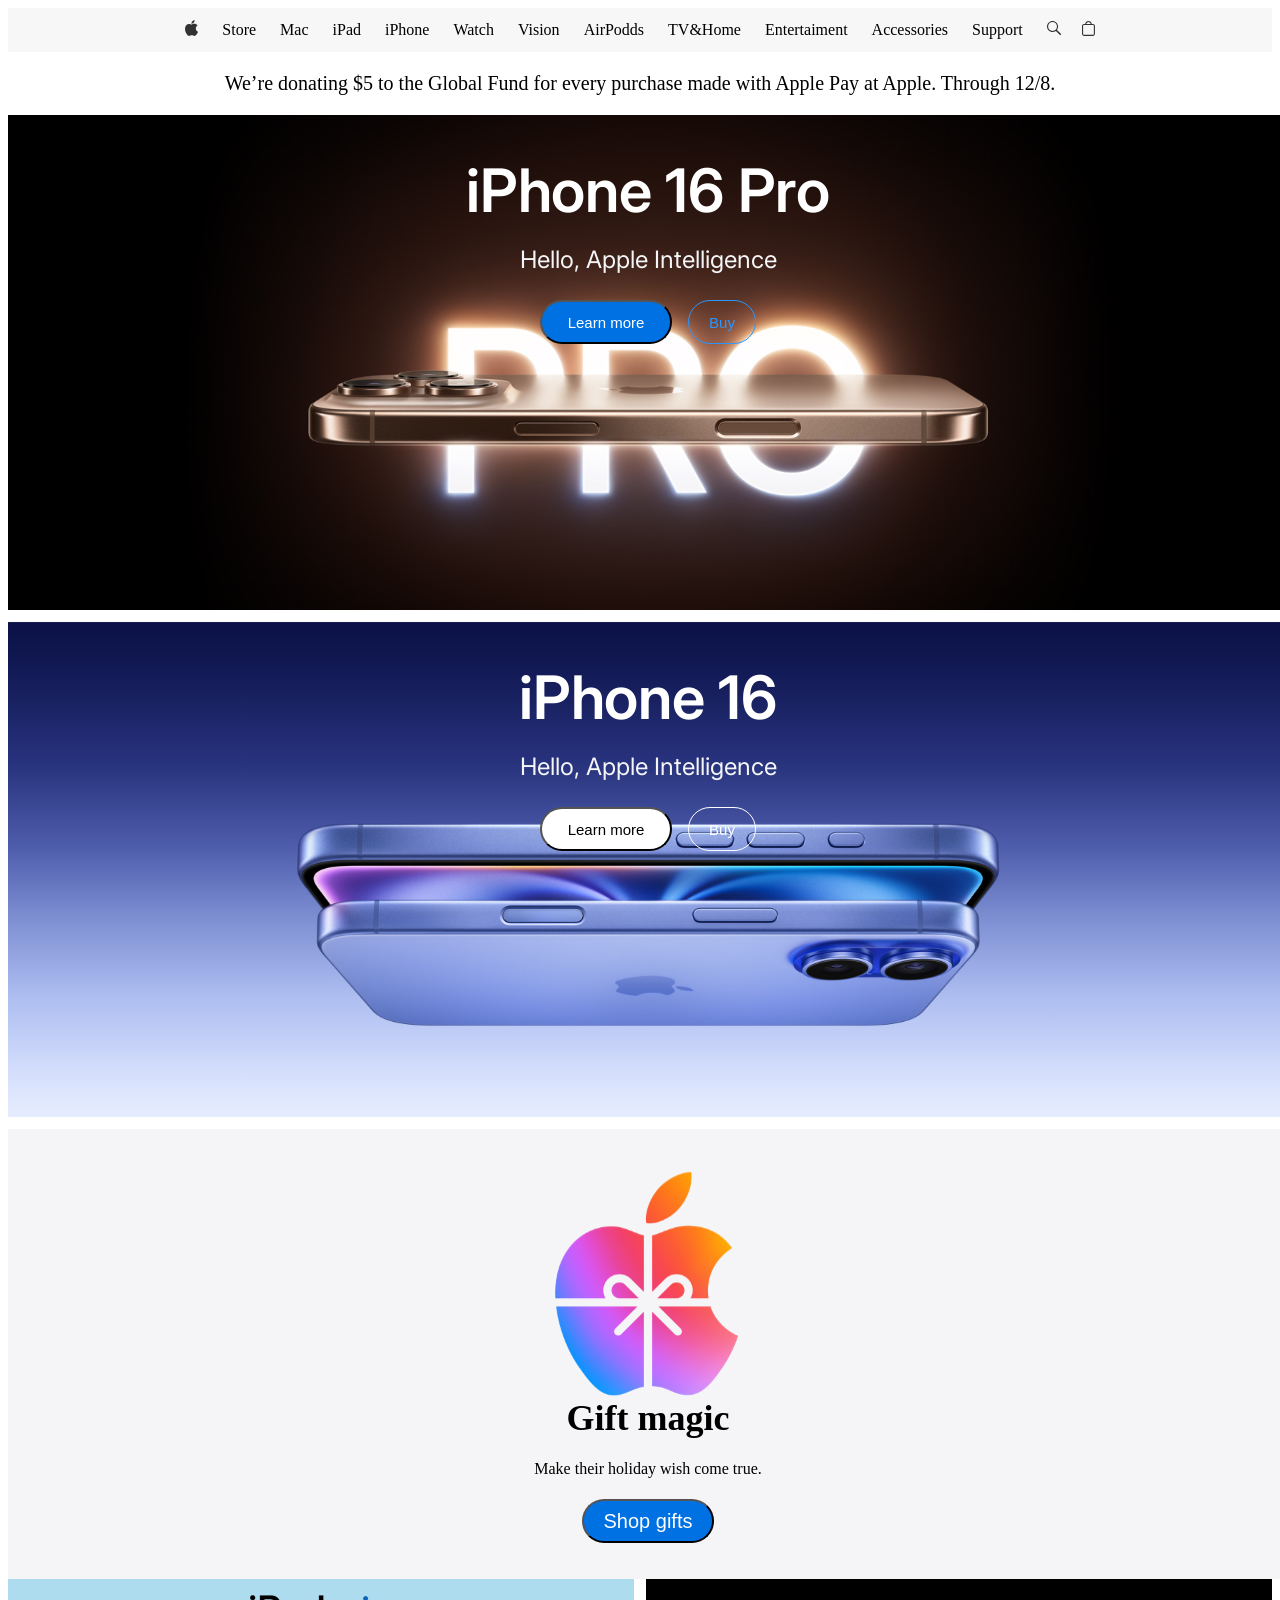
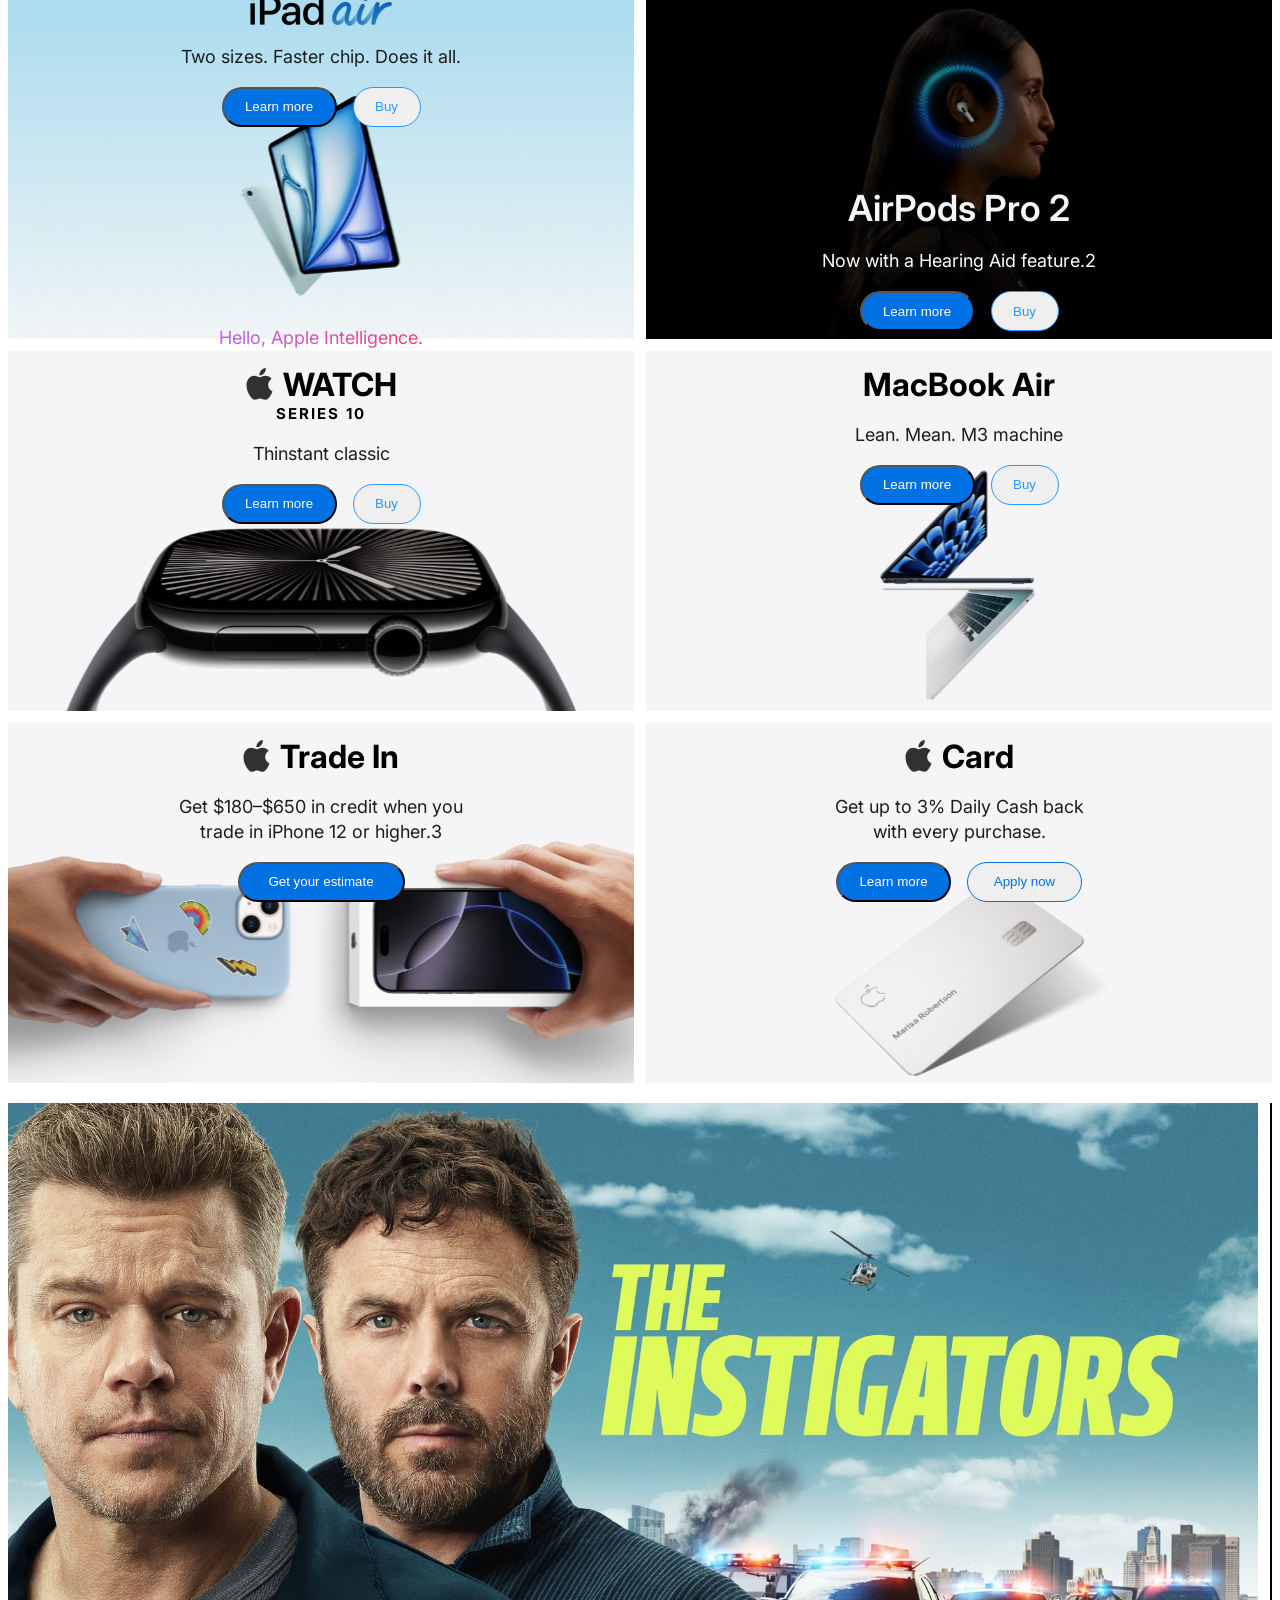
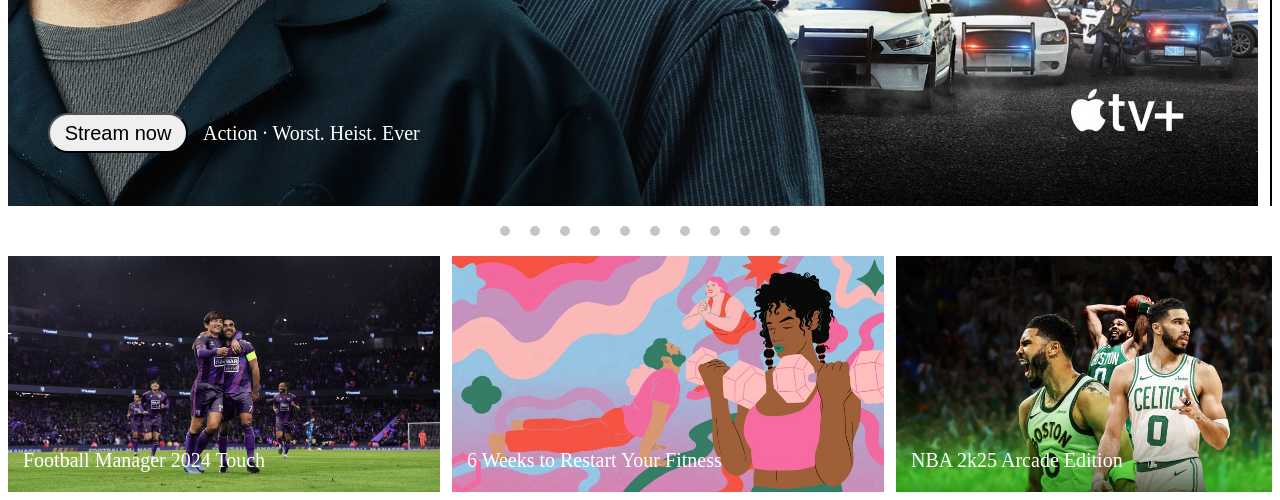
<file: index.html>
<!doctype html>
<html lang="en">
  <head>
    <meta charset="UTF-8" />
    <meta name="viewport" content="width=device-width, initial-scale=1.0" />
    <title>Apple web</title>
    <link rel="stylesheet" href="style.css" />
    <link rel="stylesheet" href="tablet.css" />
    <link rel="stylesheet" href="phone.css" />
    <link rel="preconnect" href="https://fonts.googleapis.com" />
    <link rel="preconnect" href="https://fonts.gstatic.com" crossorigin />
    <link
      href="https://fonts.googleapis.com/css2?family=Bebas+Neue&family=Inter:ital,opsz,wght@0,14..32,100..900;1,14..32,100..900&display=swap"
      rel="stylesheet"
    />
  </head>
  <body>
    <nav>
      <a href=""><img src="./apple/Vector.svg" alt="" /></a>
      <a class="label" href="Apple-store/">Store</a>
      <a class="label" href="">Mac</a>
      <a class="label" href="">iPad</a>
      <a class="label" href="">iPhone</a>
      <a class="label" href="">Watch</a>
      <a class="label" href="">Vision</a>
      <a class="label" href="">AirPodds</a>
      <a class="label" href="">TV&Home</a>
      <a class="label" href="">Entertaiment</a>
      <a class="label" href="">Accessories</a>
      <a class="label" href="">Support</a>
      <div class="nav-img">
        <a href=""><img src="./apple/Vector (1).svg" alt="" /></a>
        <a href=""><img src="./apple/Vector (2).svg" alt="" /></a>
        <a id="menu-icon" href=""><img src="./tablet/SVG (9).svg" alt="" /></a>
      </div>
    </nav>
    <div class="donate">
      <p>
        We’re donating $5 to the Global Fund for every purchase made with
        Apple Pay at Apple. Through 12/8.
      </p>
    </div>
    <section class="hero">
      <div class="hero-content" id="ip16-pro">
        <h1>iPhone 16 Pro</h1>
        <p>Hello, Apple Intelligence</p>
        <div class="button">
          <button class="button1">Learn more</button>
          <button class="button2">Buy</button>
        </div>
      </div>
      <div class="hero-content1" id="ip16">
        <h1>iPhone 16</h1>
        <p>Hello, Apple Intelligence</p>
        <div class="button">
          <button class="button3">Learn more</button>
          <button class="button4">Buy</button>
        </div>
      </div>
      <div class="hero-cont" id="gift">
        <div class="gift">
          <h1>Gift magic</h1>
          <p>Make their holiday wish come true.</p>
          <button class="button5">Shop gifts</button>
        </div>
      </div>
      <div class="iPad2">
        <div class="ipad-cont">
          <img src="./apple/Heading 3.svg" alt="" />
          <p>Two sizes. Faster chip. Does it all.</p>
          <div class="button">
            <button class="button9">Learn more</button>
            <button class="button10">Buy</button>
          </div>
          <div class="ipad-p2">
            <p>Hello, Apple Intelligence.</p>
          </div>
        </div>
      </div>
    </section>
    <section class="store">
      <div class="store-1">
        <div class="iPad">
          <div class="ipad-cont">
            <img src="./apple/Heading 3.svg" alt="" />
            <p>Two sizes. Faster chip. Does it all.</p>
            <div class="button">
              <button class="button9">Learn more</button>
              <button class="button10">Buy</button>
            </div>
            <div class="ipad-p">
              <p>Hello, Apple Intelligence.</p>
            </div>
          </div>
        </div>
        <div class="airpods4">
          <div class="airpods4-cont">
            <h5>AirPods 4</h5>
            <p>
              Iconic. Now supersonic. Available with Active Noise Cancellation.2
            </p>
            <div class="button">
              <button class="resp-button">Learn more</button>
              <button class="resp-button1">Buy</button>
            </div>
          </div>
        </div>
        <div class="Airpods">
          <div class="AirPods-cont">
            <h1>AirPods Pro 2</h1>
            <p>Now with a Hearing Aid feature.2</p>
            <div class="button">
              <button class="button9">Learn more</button>
              <button class="button10">Buy</button>
            </div>
          </div>
        </div>
        <div class="resp-watch">
          <div class="ipad-cont" id="resp">
            <div class="watch-cont">
              <img class="apple-icon" src="./apple/Vector.svg" alt="" />
              <h1>WATCH</h1>
            </div>
            <h3>SERIES 10</h3>
            <p>Thinstant classic</p>
            <div class="button">
              <button class="button9">Learn more</button>
              <button class="button10">Buy</button>
            </div>
          </div>
        </div>
      </div>
      <div class="phone-airpods">
        <div class="airpods4-cont">
          <h5>AirPods 4</h5>
          <p>
            Iconic. Now supersonic. Available with Active Noise Cancellation.2
          </p>
          <div class="button">
            <button class="resp-button">Learn more</button>
            <button class="resp-button1">Buy</button>
          </div>
        </div>
      </div>
      <div class="store-2">
        <div class="watch">
          <div class="ipad-cont">
            <div class="watch-cont">
              <img class="apple-icon" src="./apple/Vector.svg" alt="" />
              <h1>WATCH</h1>
            </div>
            <h3>SERIES 10</h3>
            <p>Thinstant classic</p>
            <div class="button">
              <button class="button9">Learn more</button>
              <button class="button10">Buy</button>
            </div>
          </div>
        </div>
        <div class="resp-macbook">
          <div class="ipad-cont" id="resp">
            <h1>MacBook Air</h1>
            <p>Lean. Mean. M3 machine</p>
            <div class="button">
              <button class="button9">Learn more</button>
              <button class="button10">Buy</button>
            </div>
          </div>
        </div>
        <div class="macbook">
          <div class="ipad-cont">
            <h1>MacBook Air</h1>
            <p>Lean. Mean. M3 machine</p>
            <div class="button">
              <button class="button9">Learn more</button>
              <button class="button10">Buy</button>
            </div>
          </div>
        </div>
        <div class="small">
          <div class="small-cont" id="resp">
            <h5>Apple for Small Business</h5>
            <p>Hardware, software, and expert help - all in one place.</p>
            <button class="small-button">Learn more</button>
          </div>
        </div>
      </div>
      <div class="phone-watch">
        <div class="ipad-cont">
          <div class="watch-cont">
            <img class="apple-icon" src="./apple/Vector.svg" alt="" />
            <h1>WATCH</h1>
          </div>
          <h3>SERIES 10</h3>
          <p>Thinstant classic</p>
          <div class="button">
            <button class="button1">Learn more</button>
            <button class="button2">Buy</button>
          </div>
        </div>
      </div>
      <div class="store-3">
        <div class="trade">
          <div class="ipad-cont">
            <div class="watch-cont">
              <img class="apple-icon" src="./apple/Vector.svg" alt="" />
              <h1>Trade In</h1>
            </div>
            <p>
              Get $180–$650 in credit when you <br />
              trade in iPhone 12 or higher.3
            </p>
            <div class="button">
              <button class="button7">Get your estimate</button>
            </div>
          </div>
        </div>
        <div class="carrier">
          <div class="carrier-cont" id="resp">
            <h5>Carrier deals ap Apple</h5>
            <p>
              Get up to $1000 in credit on a new iPhone. Trade-in may be
              required.
            </p>
            <button class="small-button">Find your deal</button>
          </div>
        </div>
        <div class="card">
          <div class="ipad-cont">
            <div class="watch-cont">
              <img class="apple-icon" src="./apple/Vector.svg" alt="" />
              <h1>Card</h1>
            </div>
            <p>
              Get up to 3% Daily Cash back <br />
              with every purchase.
            </p>
            <div class="button">
              <button class="button9">Learn more</button>
              <button class="button6">Apply now</button>
            </div>
          </div>
        </div>
        <div class="resp-trade" id="resp">
          <div class="ipad-cont">
            <div class="watch-cont">
              <img class="apple-icon" src="./apple/Vector.svg" alt="" />
              <h1>Trade In</h1>
            </div>
            <p>
              Get $180–$650 in credit when you <br />
              trade in iPhone 12 or higher.4
            </p>
            <div class="button">
              <button class="button7">Get your estimate</button>
            </div>
          </div>
        </div>
      </div>
      <div class="phone-mac">
        <div class="ipad-cont" id="resp">
          <h1>MacBook Air</h1>
          <p>Lean. Mean. M3 machine</p>
          <div class="button">
            <button class="button9">Learn more</button>
            <button class="button10">Buy</button>
          </div>
        </div>
      </div>
      <div class="phone3">
        <div class="phone3-cont">
          <div class="phone-small">
            <div class="small-cont" id="resp">
              <h5>Apple for Small Business</h5>
              <p>Hardware, software, and expert help - all in one place.</p>
              <button class="small-button">Learn more</button>
            </div>
          </div>
          <div class="phone-carrier">
            <div class="carrier-cont" id="resp">
              <h5>Carrier deals ap Apple</h5>
              <p>
                Get up to $1000 in credit on a new iPhone. Trade-in may be
                required.
              </p>
              <button class="small-button">Find your deal</button>
            </div>
          </div>
          <div class="phone-trade" id="resp">
            <div class="ipad-cont">
              <div class="watch-cont">
                <img class="apple-icon" src="./apple/Vector.svg" alt="" />
                <h1>Trade In</h1>
              </div>
              <p>
                Get $180–$650 in credit when you <br />
                trade in iPhone 12 or higher.4
              </p>
              <div class="button">
                <button class="button7">Get your estimate</button>
              </div>
            </div>
          </div>
        </div>
      </div>
    </section>
    <section class="scroll">
      <div class="scroll-container">
        <div id="item1" class="scroll-item">
          <div class="item1-cont">
            <button class="item1-button">Stream now</button>
            <div class="item1-text">
              <p>Action ·</p>
              <p>Worst. Heist. Ever</p>
            </div>
          </div>
        </div>
        <div id="item2" class="scroll-item">
          <div class="item1-cont">
            <button class="item2-button">See the schlude</button>
            <div class="item1-text">
              <p>Live MLB games, every Friday</p>
            </div>
          </div>
        </div>
        <div id="item3" class="scroll-item">
          <div class="item1-cont">
            <button>Stream now</button>
            <div class="item1-text">
              <p>Comedy ·</p>
              <p>The shady side of paradise.</p>
            </div>
          </div>
        </div>
        <div id="item4" class="scroll-item">
          <div class="item1-cont">
            <button class="item1-button">Stream now</button>
            <div class="item1-text">
              <p>Drama ·</p>
              <p>Experience Ridley Scatt's extended epic.</p>
            </div>
          </div>
        </div>
        <div id="item5" class="scroll-item">
          <div class="item1-cont">
            <button class="item1-button">Stream now</button>
            <div class="item1-text">
              <p>Documentary ·</p>
              <p>All that glitters isn't gold.</p>
            </div>
          </div>
        </div>
        <div id="item6" class="scroll-item">
          <div class="item1-cont">
            <button class="item1-button">Stream now</button>
            <div class="item1-text">
              <p>Watch Messi, every club, and every match--live</p>
            </div>
          </div>
        </div>
        <div id="item7" class="scroll-item">
          <div class="item1-cont">
            <button class="item1-button">Stream now</button>
            <div class="item1-text">
              <p>Crime ·</p>
              <p>Presume nothing.</p>
            </div>
          </div>
        </div>
        <div id="item8" class="scroll-item">
          <div class="item1-cont">
            <button class="item1-button">Stream now</button>
            <div class="item1-text">
              <p>Drama ·</p>
              <p>New season.</p>
            </div>
          </div>
        </div>
        <div id="item9" class="scroll-item">
          <div class="item1-cont">
            <button class="item1-button">Stream now</button>
            <div class="item1-text">
              <p>Thriller ·</p>
              <p>
                Natalie Portman and Moses Ingram star in a visionary noir
                thriller.
              </p>
            </div>
          </div>
        </div>
        <div id="item10" class="scroll-item">
          <div class="item1-cont">
            <button class="item1-button">Stream now</button>
            <div class="item1-text">
              <p>Drama ·</p>
              <p>16 Emmy® Nominations Including Best Drama .</p>
            </div>
          </div>
        </div>
      </div>
    </section>
    <div class="dot">
      <a class="item1-dot" href="#item1"></a>
      <a class="item1-dot" href="#item2"></a>
      <a class="item1-dot" href="#item3"></a>
      <a class="item1-dot" href="#item4"></a>
      <a class="item1-dot" href="#item5"></a>
      <a class="item1-dot" href="#item6"></a>
      <a class="item1-dot" href="#item7"></a>
      <a class="item1-dot" href="#item8"></a>
      <a class="item9-dot" href="#item9"></a>
      <a class="item10-dot" href="#item10"></a>
    </div>
    <section class="animation">
      <div class="ursdag">
        <div class="animation-content">
          <div id="anim1" class="animation-cont">
            <p>Football Manager 2024 Touch</p>
            <button>Listen Now</button>
          </div>
          <p class="resp-p">Football Manager 2024 Touch</p>
        </div>
        <div class="animation-content">
          <div id="anim2" class="animation-cont">
            <p>6 Weeks to Restart Your Fitness</p>
            <button>Listen Now</button>
          </div>
          <p class="resp-p">6 Weeks to Restart Your Fitness</p>
        </div>
        <div class="animation-content">
          <div id="anim3" class="animation-cont">
            <p>NBA 2k25 Arcade Edition</p>
            <button>Listen Now</button>
          </div>
          <p class="resp-p">NBA 2k25 Arcade Edition</p>
        </div>
        <div class="animation-content">
          <div id="anim4" class="animation-cont">
            <p>Streigth with Kyle</p>
            <button>Listen Now</button>
          </div>
          <p class="resp-p">Streigth with Kyle</p>
        </div>
        <div class="animation-content">
          <div id="anim5" class="animation-cont">
            <img class="anim-img" src="./apple/animation5.jpg" alt="" />
            <p>R&B Now</p>
            <button>Listen Now</button>
          </div>
          <p class="resp-p">R&B Now</p>
        </div>
        <div class="animation-content">
          <div id="anim6" class="animation-cont">
            <img class="anim-img" src="./apple/animation6.jpg" alt="" />
            <p>Today's Indie rock</p>
            <button>Listen Now</button>
          </div>
          <p class="resp-p">Today's Indie rock</p>
        </div>
        <div class="animation-content">
          <div id="anim7" class="animation-cont">
            <img class="anim-img" src="./apple/animation7.jpg" alt="" />
            <p>Streigth with Kyle</p>
            <button>Listen Now</button>
          </div>
          <p class="resp-p">Streigth with Kyle</p>
        </div>
        <div class="animation-content">
          <div id="anim8" class="animation-cont">
            <p>Hello Kitty Island Adventure</p>
            <button>Listen Now</button>
          </div>
          <p class="resp-p">Hello Kitty Island Adventure</p>
        </div>
        <div class="animation-content">
          <div id="anim9" class="animation-cont">
            <p>Run your first 5k</p>
            <button>Listen Now</button>
          </div>
          <p class="resp-p">Run your first 5k</p>
        </div>
        <div class="animation-content">
          <div id="anim10" class="animation-cont">
            <img class="anim-img" src="./apple/animation10.jpg" alt="" />
            <p>Today's Country</p>
            <button>Listen Now</button>
          </div>
          <p class="resp-p">Today's Country</p>
        </div>
        <div class="animation-content">
          <div id="anim1" class="animation-cont">
            <p>Football Manager 2024 Touch</p>
            <button>Listen Now</button>
          </div>
          <p class="resp-p">Football Manager 2024 Touch</p>
        </div>
        <div class="animation-content">
          <div id="anim2" class="animation-cont">
            <p>6 Weeks to Restart Your Fitness</p>
            <button>Listen Now</button>
          </div>
          <p class="resp-p">6 Weeks to Restart Your Fitness</p>
        </div>
        <div class="animation-content">
          <div id="anim3" class="animation-cont">
            <p>NBA 2k25 Arcade Edition</p>
            <button>Listen Now</button>
          </div>
        </div>
        <div class="animation-content">
          <div id="anim4" class="animation-cont">
            <p>Streigth with Kyle</p>
            <button>Listen Now</button>
          </div>
          <p class="resp-p">Streigth with Kyle</p>
        </div>
        <div class="animation-content">
          <div id="anim5" class="animation-cont">
            <img class="anim-img" src="./apple/animation5.jpg" alt="" />
            <p>R&B Now</p>
            <button>Listen Now</button>
          </div>
          <p class="resp-p">R&B Now</p>
        </div>
        <div class="animation-content">
          <div id="anim6" class="animation-cont">
            <img class="anim-img" src="./apple/animation6.jpg" alt="" />
            <p>Today's Indie rock</p>
            <button>Listen Now</button>
          </div>
          <p class="resp-p">Today's Indie rock</p>
        </div>
        <div class="animation-content">
          <div id="anim7" class="animation-cont">
            <img class="anim-img" src="./apple/animation7.jpg" alt="" />
            <p>Streigth with Kyle</p>
            <button>Listen Now</button>
          </div>
          <p class="resp-p">Streigth with Kyle</p>
        </div>
        <div class="animation-content">
          <div id="anim8" class="animation-cont">
            <p>Hello Kitty Island Adventure</p>
            <button>Listen Now</button>
          </div>
        </div>
        <div class="animation-content">
          <div id="anim9" class="animation-cont">
            <p>Run your first 5k</p>
            <button>Listen Now</button>
          </div>
          <p class="resp-p">Run your first 5k</p>
        </div>
        <div class="animation-content">
          <div id="anim10" class="animation-cont">
            <img class="anim-img" src="./apple/animation10.jpg" alt="" />
            <p>Today's Country</p>
            <button>Listen Now</button>
          </div>
          <p class="resp-p">Today's Country</p>
        </div>
      </div>
    </section>
  </body>
</html>
</file>
<file: style.css>
nav {
  width: 100%;
  display: flex;
  gap: 24px;
  height: 44px;
  justify-content: center;
  align-items: center;
  background-color: rgba(245, 245, 247, 0.8);
}
#menu-icon {
  display: none;
}
.hero p {
  color: white;
}
a {
  text-decoration: none;
  color: black;
}
h4 {
  text-align: center;
  font-family: Inter;
  font-size: 3vh;
  font-style: normal;
  font-weight: 400;
  line-height: 32px; /* 133.333% */
}
.donate {
  display: flex;
  justify-content: center;
  gap: 4px;
  font-size: 20px;
}
.hero {
  display: flex;
  flex-direction: column;
  gap: 12px;
  width: 100vw;
}
.hero-content {
  display: flex;
  width: 100vw;
  height: 50vh;
  flex-direction: column;
  align-items: center;
  color: white;
  background-size: cover;
  background-position: center;
  padding-top: 5vh;
}
.hero-content1 {
  display: flex;
  width: 100vw;
  height: 50vh;
  flex-direction: column;
  align-items: center;
  color: white;
  background-size: cover;
  background-position: center;
  padding-top: 5vh;
}
.hero-content h1 {
  margin: 0px;
  text-align: center;
  font-family: Inter;
  font-size: 60px;
  font-style: normal;
  font-weight: 600;
  line-height: 60px; /* 115.385% */
  letter-spacing: -0.28px;
}
.hero-content1 h1 {
  margin: 0px;
  text-align: center;
  font-family: Inter;
  font-size: 60px;
  font-style: normal;
  font-weight: 600;
  line-height: 60px; /* 115.385% */
  letter-spacing: -0.28px;
}
.hero-content p {
  color: #f5f5f7;
  text-align: center;
  font-family: Inter;
  font-size: 24px;
  font-style: normal;
  font-weight: 400;
  line-height: 32px; /* 133.333% */
}
.hero-content1 p {
  color: #f5f5f7;
  text-align: center;
  font-family: Inter;
  font-size: 24px;
  font-style: normal;
  font-weight: 400;
  line-height: 32px; /* 133.333% */
}
#ip16-pro {
  background-image: url(./apple/ip16-pro.svg);
}
#ip16 {
  background-image: url(./apple/ip16.svg);
}
#gift {
  background-image: url(./apple/gift.svg);
}

.hero-cont {
  background-size: cover;
  background-position: center;
  width: 100vw;
  height: 50vh;
  display: flex;
  align-items: flex-end;
  justify-content: center;
}
.gift {
  display: flex;
  flex-direction: column;
  align-items: center;
  padding-bottom: 4vh;
  gap: 5px;
}
#gift h1 {
  margin: 0px;
  font-size: 4vh;
}
#gift p {
  color: black;
}
.button {
  display: flex;
  gap: 16px;
  text-align: center;
  justify-content: center;
}

.button1 {
  width: 132px;
  height: 44px;
  background-color: #0071e3;
  border-radius: 999px;
  color: white;
  font-size: 15px;
}
.button2 {
  color: #2997ff;
  width: 68px;
  height: 44px;
  font-size: 15px;
  border: 1px solid #2997ff;
  border-radius: 999px;
  background-color: transparent;
}
h4 {
  color: #f5f5f7;
  text-align: center;
  font-family: Inter;
  font-size: 24px;
}
.button3 {
  width: 132px;
  height: 44px;
  background-color: white;
  border-radius: 999px;
  font-size: 15px;
}
.button4 {
  width: 68px;
  height: 44px;
  font-size: 15px;
  border: 1px solid white;
  border-radius: 999px;
  background-color: #0018ca;
  background-color: transparent;
  color: white;
}
.button5 {
  width: 132px;
  height: 44px;
  font-size: 20px;
  background-color: #0071e3;
  border-radius: 999px;
  color: white;
}
.hero-gift h4 {
  color: #000;
  text-align: center;
  font-family: Inter;
  font-size: 24px;
}
.store {
  display: flex;
  gap: 12px;
  flex-direction: column;
}
.store h1 {
  margin: 0px;
  color: #000;
  text-align: center;
  font-family: Inter;
  font-size: 32px;
  font-style: normal;
  font-weight: 700;
  line-height: normal;
}
.store-1 {
  display: flex;
  gap: 12px;
}
.store-2 {
  display: flex;
  gap: 12px;
}

.iPad {
  background-image: url(./apple/Figure.svg);
  width: 50vw;
  height: 40vh;
  background-size: cover;
  background-position: center;
  justify-content: center;
}
.ipad-cont {
  display: flex;
  flex-direction: column;
  padding-top: 1.5vh;
}
.ipad-cont p {
  color: #1d1d1f;
  text-align: center;
  font-family: Inter;
  font-size: 18px;
  font-style: normal;
  font-weight: 400;
  line-height: 25px; /* 138.889% */
}
.iPad img {
  width: 100%;
  height: 33px;
}
.iPad h1 {
  color: #000;
  text-align: center;
  font-family: Inter;
  font-size: 32px;
  font-style: normal;
  font-weight: 700;
  line-height: normal;
}
.ipad-p {
  padding-top: 20vh;
  text-align: center;
  font-family: Inter;
  font-size: 14px;
  font-style: normal;
  font-weight: 500;
  line-height: 18px; /* 128.571% */
  background: linear-gradient(
    90deg,
    #0090f7 0%,
    #ba62fc 33.33%,
    #f2416b 66.67%,
    #f55600 100%
  );
  background-clip: text;
  -webkit-background-clip: text;
  -webkit-text-fill-color: transparent;
}
.Airpods {
  background-image: url(./apple/airpods.svg);
  width: 50vw;
  height: 40vh;
  background-size: cover;
  background-position: center;
  display: flex;
  justify-content: center;
}
.AirPods-cont {
  display: flex;
  padding-top: 23vh;
  flex-direction: column;
}
.AirPods-cont p {
  color: white;
  text-align: center;
  font-family: Inter;
  font-size: 18px;
  font-style: normal;
  font-weight: 400;
  line-height: 25px; /* 138.889% */
}

.Airpods h1 {
  color: #f5f5f7;
  text-align: center;
  font-family: Inter;
  font-size: 36px;
  font-style: normal;
  font-weight: 600;
  line-height: 44px; /* 122.222% */
}
.watch {
  background-image: url(./apple/watch.svg);
  background-size: cover;
  width: 50vw;
  background-position: center;
  height: 40vh;
  display: flex;
  justify-content: center;
}
.apple-icon {
  width: 27px;
  height: 32px;
  align-items: center;
}
.watch h1 {
  color: black;
}
.watch-cont {
  display: flex;
  align-items: center;
  justify-content: center;
  gap: 10px;
}
h3 {
  color: #000;
  text-align: center;
  font-family: Inter;
  font-size: 15px;
  font-style: normal;
  font-weight: 700;
  line-height: normal;
  letter-spacing: 2px;
  margin: 0;
}
.macbook {
  background-image: url(./apple/Macbook.svg);
  background-size: cover;
  width: 50vw;
  background-position: center;
  height: 40vh;
  display: flex;
  justify-content: center;
}

.store-3 {
  display: flex;
  gap: 12px;
}
.trade {
  background-image: url(./apple/trade.svg);
  background-size: cover;
  width: 50vw;
  background-position: center;
  height: 40vh;
  display: flex;
  justify-content: center;
}
.trade h1 {
  color: black;
}
.trade-p {
  width: 322px;
  height: 50px;
}
.button7 {
  height: 40px;
  width: 167px;
  border-radius: 999px;
  background-color: #0071e3;
  color: white;
}
.card {
  background-image: url(./apple/card.svg);
  background-size: cover;
  width: 50vw;
  background-position: center;
  height: 40vh;
  display: flex;
  justify-content: center;
}
.card h1 {
  color: black;
}
.button6 {
  width: 115px;
  height: 40px;
  border-radius: 999px;
  color: #0071e3;
  border: 1px solid #0071e3;
}

.button9 {
  background-color: #0071e3;
  height: 40px;
  width: 115px;
  border-radius: 999px;
  color: white;
}
.button10 {
  border-radius: 999px;
  border: 1px solid #2997ff;
  color: #2997ff;
  width: 68px;
  height: 40px;
}
.scroll {
  overflow: scroll;
  display: flex;
  gap: 16px;
  flex-direction: column;
  scroll-behavior: smooth;
  scrollbar-width: none;
  padding-top: 20px;
}
.scroll-container {
  display: flex;
  gap: 12px;
}
.scroll-item {
  min-width: 1250px;
  height: 703px;
  background-position: center;
  background-size: cover;
}
#item1 {
  background-image: url(./apple/instigators.jpg);
}
#item2 {
  background-image: url(./apple/baseball.jpg);
}
#item3 {
  background-image: url(./apple/bad-monkey.jpg);
}
#item4 {
  background-image: url(./apple/napoleon.jpg);
}
#item5 {
  background-image: url(./apple/k-pop-idols.jpg);
}
#item6 {
  background-image: url(./apple/season-pass.jpg);
}
#item7 {
  background-image: url(./apple/pressumed-innocent.jpg);
}
#item8 {
  background-image: url(./apple/pachinko.jpg);
}
#item9 {
  background-image: url(./apple/lady-in-the-lake.jpg);
}
#item10 {
  background-image: url(./apple/morning-show.jpg);
}
.item1-cont {
  display: flex;
  gap: 15px;
  padding: 600px 0 0 40px;
  height: 60px;
  align-items: center;
}
.item1-text {
  display: flex;
  gap: 5px;
  color: white;
  height: 44px;
  align-items: center;
  font-size: 20px;
}
.item1-button {
  width: 140px;
  height: 40px;
  border-radius: 999px;
  font-size: 20px;
}
.item2-button {
  display: flex;
  width: 120px;
  height: 20px;
}
.item1-dot {
  display: block;
  height: 10px;
  width: 10px;
  border-radius: 50%;
  background-color: rgb(197, 197, 197);
}
.item9-dot {
  display: block;
  height: 10px;
  width: 10px;
  border-radius: 50%;
  background-color: rgb(197, 197, 197);
}
.item10-dot {
  display: block;
  height: 10px;
  width: 10px;
  border-radius: 50%;
  background-color: rgb(197, 197, 197);
}

.item1-dot:hover {
  background-color: grey;
}
.dot {
  display: flex;
  justify-content: center;
  gap: 20px;
  padding-top: 20px;
}

.animation-cont {
  width: 417px;
  height: 236px;
  background-size: cover;
  color: white;
  display: flex;
  align-items: flex-end;
  padding-left: 15px;
  position: relative;
}
.animation-cont p {
  font-size: 20px;
}
.animation-cont button {
  position: absolute;
  opacity: 0;
  border: none;
  margin-top: 20px;
  padding: 7px 15px;
  border-radius: 999px;
  background-color: white;
  left: 40%;
  bottom: 45%;
}
.ursdag:hover .animation-content {
  filter: grayscale(100%);
}
.ursdag .animation-content:hover {
  filter: brightness(100%);
}
.animation-cont:hover button {
  opacity: 1;
}
.animation {
  overflow: hidden;
}
.ursdag {
  width: max-content;
  display: flex;
  gap: 12px;
  padding-top: 20px;
  animation-name: ursdag;
  animation-iteration-count: infinite;
  animation-timing-function: linear;
  animation-duration: 30s;
}
.animation:hover .ursdag {
  animation-play-state: paused;
}
@keyframes ursdag {
  from {
    transform: translateX(0);
  }
  to {
    transform: translateX(-50%);
  }
}
#anim1 {
  background-image: url(./apple/animation1.jpg);
}
#anim2 {
  background-image: url(./apple/animation2.jpg);
}
#anim3 {
  background-image: url(./apple/animation3.jpg);
}
#anim4 {
  background-image: url(./apple/animation4.jpg);
}
#anim5 {
  background-color: rgb(20, 40, 56);
  display: flex;
  align-items: center;
  gap: 10px;
}
#anim6 {
  background-color: rgb(64, 13, 14);
  display: flex;
  align-items: center;
  gap: 10px;
}
#anim7 {
  background-color: rgb(38, 38, 38);
  display: flex;
  align-items: center;
  gap: 10px;
}
#anim8 {
  background-image: url(./apple/animation8.jpg);
}
#anim9 {
  background-image: url(./apple/animation9.jpg);
}
#anim10 {
  background-color: #eae6e1;
  color: black;
  display: flex;
  align-items: center;
  gap: 10px;
}
.anim-img {
  border-radius: 20px;
  width: 198px;
  height: 198px;
}
.phone-airpods {
  background-image: url(./phone/phone-airpod4.svg);
  background-size: cover;
  background-position: center;
  padding-bottom: 2vh;
  width: 100%;
  height: 40vh;
}
.phone-watch {
  background-image: url(./phone/phone-watch.svg);
  background-size: cover;
  background-position: center;
  width: 100%;
  height: 40vh;
}
.phone-mac {
  background-image: url(./phone/phone-mac.svg);
  background-size: cover;
  background-position: center;
  width: 100%;
  height: 40vh;
}
.phone3 {
  display: flex;
  gap: 20px;
}
.phone-small {
  background-image: url(./phone/phone-small.svg);
  background-size: cover;
  background-position: center;
  width: 100%;
  height: 40vh;
}
.phone-carrier {
  background-image: url(./phone/phone-carrier.svg);
  background-size: cover;
  background-position: center;
  width: 100%;
  height: 40vh;
}
.phone-trade {
  background-image: url(./phone/phone-trade.svg);
  background-size: cover;
  background-position: center;
  width: 100%;
  height: 40vh;
}
@media (max-width: 1920px) {
  .phone-airpods {
    display: none;
  }
  .phone-mac {
    display: none;
  }
  .phone3 {
    display: none;
  }
  .phone-watch {
    display: none;
  }
}
</file>
<file: tablet.css>
.nav-img {
  display: flex;
  gap: 20px;
}
#resp h5 {
  margin: 0;
  color: #1d1d1f;
  text-align: center;
  font-family: Inter;
  font-size: 30px;
  font-style: normal;
  font-weight: 700;
  line-height: 36px; /* 120% */
}
#resp p {
  color: #1d1d1f;
  text-align: center;
  font-family: Inter;
  font-size: 18px;
  font-style: normal;
  font-weight: 400;
  line-height: 20px; /* 111.111% */
  margin: 16px;
}
.iPad2 {
  display: none;
  background-image: url(./tablet/resptablet.svg);
  background-size: cover;
  background-position: center;
}
.ipad-p2 {
  text-align: center;
  font-family: Inter;
  font-size: 14px;
  font-style: normal;
  font-weight: 500;
  line-height: 18px; /* 128.571% */
  background: linear-gradient(
    90deg,
    #0090f7 0%,
    #ba62fc 33.33%,
    #f2416b 66.67%,
    #f55600 100%
  );
  background-clip: text;
  -webkit-background-clip: text;
  -webkit-text-fill-color: transparent;
}
.airpods4-cont {
  display: flex;
  flex-direction: column;
  padding-top: 20vh;
  align-items: center;
}
.airpods4-cont h5 {
  margin: 0;
  color: #f5f5f7;
  text-align: center;
  font-family: Inter;
  font-size: 30px;
  font-style: normal;
  font-weight: 700;
  line-height: 36px; /* 120% */
}
.airpods4-cont p {
  color: #f5f5f7;
  text-align: center;
  font-family: Inter;
  font-size: 18px;
  font-style: normal;
  font-weight: 400;
  line-height: 20px; /* 111.111% */
  margin: 10px;
}
.airpods4 {
  background-image: url(./tablet/airpods4.svg);
  display: none;
  background-size: cover;
  background-position: center;
  width: 50vw;
  height: 40vh;
}
.resp-button {
  height: 36px;
  width: 107px;
  align-items: center;
  border-radius: 999px;
  background: #0071e3;
}
.resp-button1 {
  width: 66px;
  height: 36px;
  border-radius: 999px;
  border: 1px solid #2997ff;
  color: #2997ff;
  background-color: transparent;
}
.resp-watch {
  display: none;
  background-image: url(./tablet/resp-watch.svg);
  background-position: center;
  background-size: cover;
  width: 50vw;
  height: 40vh;
}
.resp-macbook {
  display: none;
  background-image: url(./apple/Macbook.svg);
  background-position: center;
  background-size: cover;
  width: 50vw;
  height: 40vh;
}
.small {
  background-image: url(./tablet/small.svg);
  background-position: center;
  background-size: cover;
  width: 50vw;
  height: 40vh;
  display: none;
  flex-direction: column;
}
.small-cont {
  display: flex;
  flex-direction: column;
  width: 100%;
  align-items: center;
  padding-top: 2vh;
}

.small-button {
  background-color: #0071e3;
  height: 40px;
  width: 115px;
  border-radius: 999px;
  color: white;
}
.trade {
  display: block;
}
.carrier {
  display: none;
  background-image: url(./tablet/carrier.svg);
  background-position: center;
  background-size: cover;
  width: 50vw;
  height: 40vh;
}
.carrier-cont {
  display: flex;
  flex-direction: column;
  align-items: center;
  padding-top: 18vh;
}

.resp-trade {
  background-image: url(./tablet/resptrade.svg);
  background-size: cover;
  background-position: center;
  height: 40vh;
  width: 50vw;
  display: none;
}
.resp-p {
  display: none;
  color: #1d1d1f;
  font-family: "Helvetica Neue";
  font-size: 14px;
  font-style: normal;
  font-weight: 700;
  line-height: 18px; /* 128.571% */
  letter-spacing: -0.224px;
}
@media (max-width: 768px) {
  .label {
    display: none;
  }
  #menu-icon {
    display: block;
  }
  nav {
    justify-content: space-between;
  }
  nav a {
    padding-left: 20px;
  }
  .nav-img {
    padding-right: 20px;
  }
  .donate {
    text-align: center;
  }
  #ip16-pro {
    background-image: url(./tablet/resp16pro.svg);
  }
  .hero-content h1 {
    color: #f5f5f7;
    text-align: center;
    font-family: Inter;
    font-size: 42px;
    font-style: normal;
    font-weight: 600;
    line-height: 60px; /* 142.857% */
  }
  .hero-content p {
    color: #f5f5f7;
    text-align: center;
    font-family: Inter;
    font-size: 22px;
    font-style: normal;
    font-weight: 400;
    line-height: 32px; /* 145.455% */
  }
  #ip16 {
    background-image: url(./tablet/resp16.svg);
  }
  #gift {
    display: none;
  }
  .iPad2 {
    display: block;
    width: 100vw;
  }
  .ipad-p2 {
    padding-top: 35vh;
  }
  .iPad {
    display: none;
  }
  .airpods4 {
    display: block;
  }
  .Airpods {
    display: none;
  }
  .resp-watch {
    display: block;
  }
  .resp-macbook {
    display: block;
  }
  .watch {
    display: none;
  }
  .small {
    display: block;
  }
  .macbook {
    display: none;
  }
  .carrier {
    display: block;
  }
  .trade {
    display: none;
  }
  .resp-trade {
    display: block;
  }
  .card {
    display: none;
  }
  .scroll-item {
    min-width: 689px;
    height: 368px;
    background-position: center;
    background-size: cover;
  }
  .item1-cont {
    display: flex;
    gap: 15px;
    padding: 300px 0 0 15px;
    height: 60px;
    align-items: center;
  }
  .item1-text {
    display: flex;
    gap: 5px;
    color: white;
    height: 30px;
    align-items: center;
    font-size: 15px;
  }
  .item1-button {
    width: 108px;
    height: 36px;
    border-radius: 999px;
    font-size: 14px;
  }
  .item2-button {
    display: flex;
    width: 108px;
    height: 20px;
  }
  .item1-dot {
    display: block;
    height: 8px;
    width: 8px;
    border-radius: 50%;
    background-color: rgb(197, 197, 197);
  }
  .animation-cont {
    width: 286px;
    height: 161px;
    background-size: cover;
    color: white;
    display: flex;
    align-items: flex-end;
    padding-left: 15px;
    position: relative;
  }
  .anim-img {
    border-radius: 20px;
    width: 140px;
    height: 140px;
  }
  .animation-cont p {
    display: none;
  }
  .resp-p {
    display: block;
  }
  .phone-airpods {
    display: none;
  }
  .phone-mac {
    display: none;
  }
  .phone-watch {
    display: none;
  }
  .phone3 {
    display: none;
  }
}
</file>
<file: phone.css>
@media (max-width: 500px) {
  #menu-icon {
    display: block;
  }
  nav {
    justify-content: space-between;
  }
  nav a {
    padding-left: 20px;
  }
  .nav-img {
    padding-right: 20px;
  }
  #ip16-pro {
    background-image: url(./phone/phone-16pro.svg);
  }
  .hero-content {
    justify-content: flex-end;
    padding-bottom: 2vh;
  }
  .hero-content h1 {
    color: #f5f5f7;
    text-align: center;
    font-family: Inter;
    font-size: 30px;
    font-style: normal;
    font-weight: 700;
    line-height: 36px; /* 120% */
  }
  .hero-content p {
    color: #f5f5f7;
    text-align: center;
    font-family: Inter;
    font-size: 18px;
    font-style: normal;
    font-weight: 400;
    line-height: 120%; /* 21.6px */
  }
  .button1 {
    width: 107px;
    height: 36px;
  }
  .button2 {
    width: 66px;
    height: 36px;
  }
  #ip16 {
    background-image: url(./phone/phone16.svg);
  }
  .hero-content1 h1 {
    color: #f5f5f7;
    text-align: center;
    font-family: Inter;
    font-size: 30px;
    font-style: normal;
    font-weight: 700;
    line-height: 36px; /* 120% */
  }
  .hero-content1 p {
    color: #f5f5f7;
    text-align: center;
    font-family: Inter;
    font-size: 18px;
    font-style: normal;
    font-weight: 400;
    line-height: 120%; /* 21.6px */
  }
  .button3 {
    width: 107px;
    height: 36px;
  }
  .button4 {
    width: 66px;
    height: 36px;
  }
  .iPad2 {
    background-image: url(./phone/phone-ipad.svg);
  }
  .store-1 {
    display: none;
  }
  .phone-airpods {
    display: block;
  }
  .store-2 {
    display: none;
  }
  .phone-watch p {
    margin: 5px;
  }
  .store-3 {
    display: none;
  }
  .phone-mac {
    display: block;
  }
  .phone3 {
    display: block;
  }
  .phone3-cont {
    display: flex;
    flex-direction: column;
    gap: 12px;
  }
  .scroll-item {
    min-width: 274px;
    height: 495px;
    background-position: center;
    background-size: cover;
  }
  .item1-cont {
    display: none;
  }
  #item1 {
    background-image: url(./phone/phone-link1.svg);
  }
  #item2 {
    background-image: url(./phone/phone-link2.svg);
  }
  #item3 {
    background-image: url(./phone/phone-link3.svg);
  }
  #item4 {
    background-image: url(./phone/phone-link4.svg);
  }
  #item5 {
    background-image: url(./phone/phone-link5.svg);
  }
  #item6 {
    background-image: url(./phone/phone-link6.svg);
  }
  #item7 {
    background-image: url(./phone/phone-link7.svg);
  }
  #item8 {
    background-image: url(./phone/phone-link8.svg);
  }
  #item9 {
    display: none;
  }
  #item10 {
    display: none;
  }
  .item9-dot {
    display: none;
  }
  .item10-dot {
    display: none;
  }
  .animation-cont {
    width: 238px;
    height: 134px;
    background-size: cover;
    color: white;
    display: flex;
    align-items: flex-end;
    padding-left: 15px;
    position: relative;
  }
  .anim-img {
    border-radius: 20px;
    width: 120px;
    height: 120px;
  }
}
</file>
